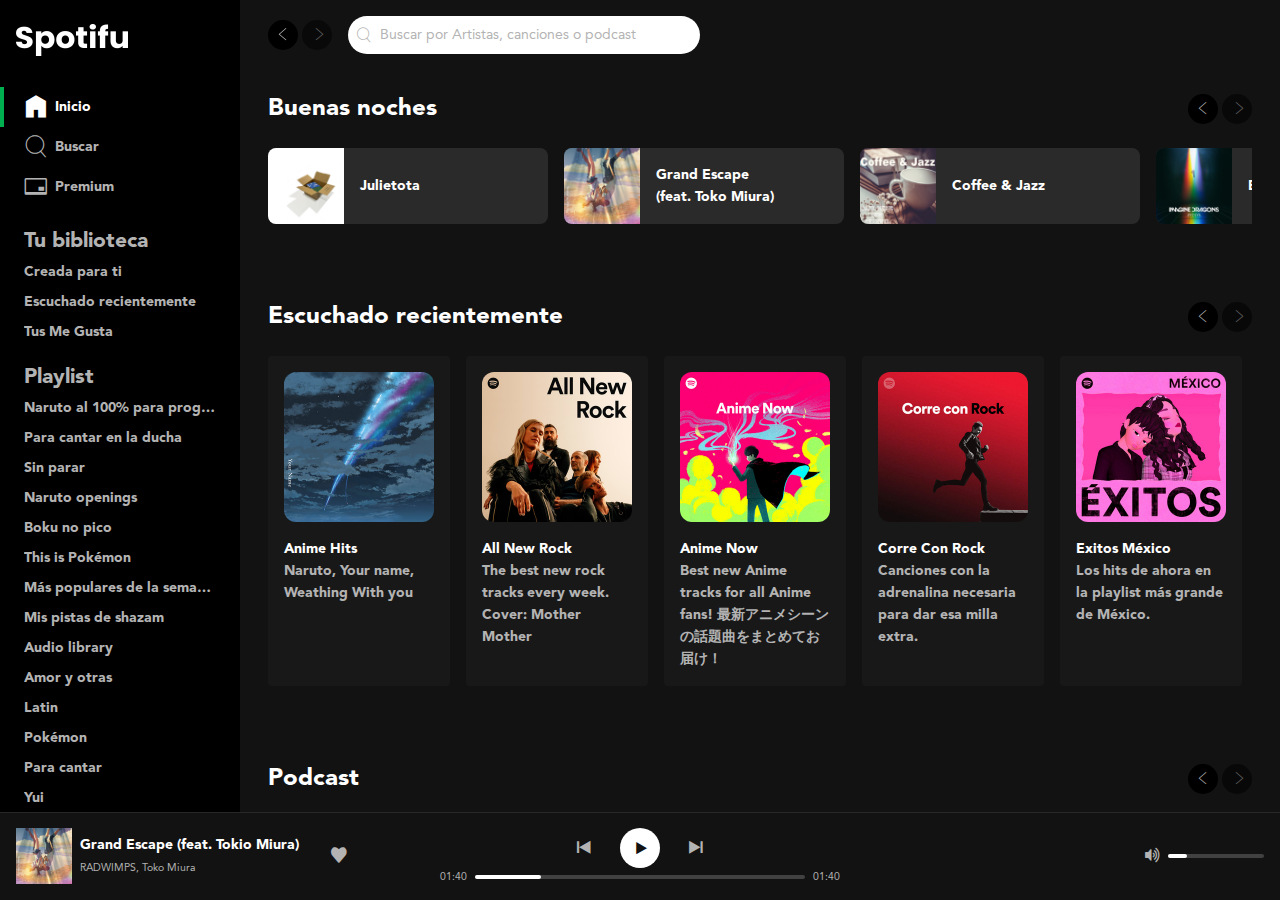
<file: index.html>
<!DOCTYPE html>
<html lang="en">
<head>
  <meta charset="UTF-8">
  <meta http-equiv="X-UA-Compatible" content="IE=edge">
  <meta name="viewport" content="width=device-width, initial-scale=1.0">
  <link rel="stylesheet" href="./Spotifu-base/css/index.css">
  <title>Spotifu</title>
  <meta property="og:title" content="Spotifu" />
  <meta property="og:type" content="website" />
  <meta property="og:description" content="Pagina de la practica de spotifu" />
  <meta property="og:url" content="https://nekurm88.github.io/Spotifu/" />
  <meta property="og:image" content="https://d1ngjctyujvjjy.cloudfront.net/projects/thumbs/2161f6a0-d2ac-4b05-9c43-fff8dbb6854b/Thumbnail-Spotifu.jpg"/>
  <link rel="apple-touch-icon" sizes="57x57" href="./Spotifu-base/favicon/apple-icon-57x57.png">
  <link rel="apple-touch-icon" sizes="60x60" href="./Spotifu-base/favicon/apple-icon-60x60.png">
  <link rel="apple-touch-icon" sizes="72x72" href="./Spotifu-base/favicon/apple-icon-72x72.png">
  <link rel="apple-touch-icon" sizes="76x76" href="./Spotifu-base/favicon/apple-icon-76x76.png">
  <link rel="apple-touch-icon" sizes="114x114" href="./Spotifu-base/favicon/apple-icon-114x114.png">
  <link rel="apple-touch-icon" sizes="120x120" href="./Spotifu-base/favicon/apple-icon-120x120.png">
  <link rel="apple-touch-icon" sizes="144x144" href="./Spotifu-base/favicon/apple-icon-144x144.png">
  <link rel="apple-touch-icon" sizes="152x152" href="./Spotifu-base/favicon/apple-icon-152x152.png">
  <link rel="apple-touch-icon" sizes="180x180" href="./Spotifu-base/favicon/apple-icon-180x180.png">
  <link rel="icon" type="image/png" sizes="192x192"  href="./Spotifu-base/favicon/android-icon-192x192.png">
  <link rel="icon" type="image/png" sizes="32x32" href="./Spotifu-base/favicon/favicon-32x32.png">
  <link rel="icon" type="image/png" sizes="96x96" href="./Spotifu-base/favicon/favicon-96x96.png">
  <link rel="icon" type="image/png" sizes="16x16" href="./Spotifu-base/favicon/favicon-16x16.png">
  <link rel="manifest" href="./Spotifu-base/favicon/manifest.json">
  <meta name="msapplication-TileColor" content="#ffffff">
  <meta name="msapplication-TileImage" content="/ms-icon-144x144.png">
<meta name="theme-color" content="#ffffff"> 
</head>

<body class="body">
  <div class="layout">
    <div class="layout-block">
      <div class="layout-sidebar">
        <div class="sidebar">
          <header class="logo">
           <a href="/" aria-current="page">
             <img src="./Spotifu-base/images/spotifu-logo.png" class="logo-image" width="112" height="32" alt="Logo de Spotifu">
           </a>
         </header>
         <nav class="menu" aria-label="Principal">
           <ul class="menu-list">
             <li class="menuItem is-active">
               <a href="/" class="link" aria-current="page">
                 <i class="icon-home" aria-hidden="true"></i>
                 <span>Inicio</span>
               </a>
             </li>
             <li class="menuItem">
               <a href="/" class="link" aria-current="page">
                 <i class="icon-search" aria-hidden="true"></i>
                 <span>Buscar</span>
               </a>
             </li>
             <li class="menuItem">
               <a href="/" class="link" aria-current="page">
                 <i class="icon-creditCard" aria-hidden="true"></i>
                 <span>Premium</span>
               </a>
             </li>
           </ul>
         </nav>
         <nav class="list" aria-labelledby="library-navigation">
             <h2 class="list-title" id="library-navigation">Tu biblioteca</h2>
           <ul class="list-content">
             <li class="list-item">
               <span class="ellipsis">
                 <a href="#" class="link">Creada para ti</a>
               </span>
             </li>
             <li class="list-item">
               <span class="ellipsis">
                 <a href="#" class="link">Escuchado recientemente</a>
               </span>
             </li>
            <li class="list-item">
             <span class="ellipsis">
               <a href="#" class="link">Tus Me Gusta</a>
             </span>
            </li>
           </ul>
         </nav>
         <nav class="list" aria-labelledby="playlist-navigation">
           <h2 class="list-title" id="playlist-navigation">Playlist</h2>
          <ul class="list-content">
           <li class="list-item">
             <span class="ellipsis">
               <a href="#" class="link">Naruto al 100% para programar</a>
             </span>
           </li>
           <li class="list-item">
             <span class="ellipsis">
               <a href="#" class="link">Para cantar en la ducha</a>
             </span>
           </li>
             <li class="list-item">
               <span class="ellipsis">
                 <a href="#" class="link">Sin parar</a>
               </span>
             </li>
            <li class="list-item">
             <span class="ellipsis">
               <a href="#" class="link">Naruto openings</a>
             </span>
            </li>
           <li class="list-item">
             <span class="ellipsis">
               <a href="#" class="link">Boku no pico</a>
             </span>
           </li>
           <li class="list-item">
             <span class="ellipsis">
               <a href="#" class="link">This is Pokémon</a>
             </span>
           </li>
           <li class="list-item">
             <span class="ellipsis">
               <a href="#" class="link">Más populares de la semana para ti que eres una pro</a>
             </span>
           </li>
           <li class="list-item">
             <span class="ellipsis">
               <a href="#" class="link">Mis pistas de shazam</a>
             </span>
           </li>
           <li class="list-item">
             <span class="ellipsis">
               <a href="#" class="link">Audio library</a>
             </span>
           </li>
           <li class="list-item">
             <span class="ellipsis">
               <a href="#" class="link">Amor y otras</a>
             </span>
           </li>
           <li class="list-item">
             <span class="ellipsis">
               <a href="#" class="link">Latin</a>
             </span>
           </li>
           <li class="list-item">
             <span class="ellipsis">
               <a href="#" class="link">Pokémon</a>
             </span>
           </li>
           <li class="list-item">
             <span class="ellipsis">
               <a href="#" class="link">Para cantar</a>
             </span>
           </li>
           <li class="list-item">
             <span class="ellipsis">
               <a href="#" class="link">Yui</a>
             </span>
           </li>
          </ul>
         </nav>
       </div>
      </div>
      <div class="layout-main">
        <div class="page">
          <div class="sticky">
          <div class="page-block">
              <header class="header" aria-label="Barra superior y menu del usuario">
                <div class="navigation">
                  <button class="navigation-prev" aria-label="Volver" title="Volver">
                    <i class="icon-arrowLeft" aria-hidden="true"></i>
                  </button>
                  <button class="navigation-next" disabled aria-label="Avanzar" title="Avanzar">
                    <i class="icon-arrowRight" aria-hidden="true"></i>
                  </button>
                </div>
                <form class="search" action="" role="search" aria-label="Buscar por Artistas, canciones o podcast">
                  <i class="icon-search"aria-hidden="true"></i>
                  <input  type="search" placeholder="Buscar por Artistas, canciones o podcast">
                </form>
              </header>
            </div>
          </div>
        
          <main class="page-block">
            <section class="playlistList" aria-labelledby="region1">
              <div class="playlistList-top">
                <h2 class="playlistList-title" id="region1">
                  Buenas noches
                </h2>
                <div class="navigation">
                  <button class="navigation-prev" aria-label="Volver" title="Volver">
                    <i class="icon-arrowLeft" aria-hidden="true"></i>
                  </button>
                  <button class="navigation-next" disabled aria-label="Avanzar" title="Avanzar">
                    <i class="icon-arrowRight" aria-hidden="true"></i>
                  </button>
                </div>
              </div>
              <div class="playlistList-container">
                <div class="playlistB">
                  <div class="playlistB-cover">
                    <img src="./Spotifu-base/images/julietota-latin.png" width="76" height="76" alt="Cover de la cancion julietota latin">
                  </div>
                  <div class="playlistB-details">
                    <h3 class="playlistB-title">Julietota</h3>
                    <div class="playlistB-control">
                      <button class="buttonIcon is-primary" title="Reproducir la lista de reproduccion Julietota" aria-label="Reproducir la lista de reproduccion Julietota">
                        <i class="icon-play" aria-hidden="true"></i>
                      </button>
                    </div>
                  </div>
                </div>
                <div class="playlistB">
                  <div class="playlistB-cover">
                    <img src="./Spotifu-base/images/grand-escape.png" width="76" height="76" alt="Cover de la playlist grand escape">
                  </div>
                  <div class="playlistB-details">
                    <h3 class="playlistB-title">Grand Escape (feat. Toko Miura)</h3>
                    <div class="playlistB-control">
                      <button class="buttonIcon is-primary" title="Reproducir la lista de reproduccion Grand Escape" aria-label="Reproducir la lista de reproduccion Grand Escape">
                        <i class="icon-play" aria-hidden="true"></i>
                      </button>
                    </div>
                  </div>
                </div>
                <div class="playlistB">
                  <div class="playlistB-cover">
                    <img src="./Spotifu-base/images/coffee-jazz.png" width="76" height="76" alt="Cover de la cancion coffee jazz">
                  </div>
                  <div class="playlistB-details">
                    <h3 class="playlistB-title">Coffee & Jazz</h3>
                    <div class="playlistB-control">
                      <button class="buttonIcon is-primary" title="Reproducir la lista de reproduccion Coffee & Jazz" aria-label="Reproducir la lista de reproduccion Coffee & Jazz">
                        <i class="icon-play" aria-hidden="true"></i>
                      </button>
                    </div>
                  </div>
                </div>
                <div class="playlistB">
                  <div class="playlistB-cover">
                    <img src="./Spotifu-base/images/believer.png" width="76" height="76" alt="Cover de la cancion believer">
                  </div>
                  <div class="playlistB-details">
                    <h3 class="playlistB-title">Believer</h3>
                    <div class="playlistB-control">
                      <button class="buttonIcon is-primary" title="Reproducir la lista de reproduccion Believer" aria-label="Reproducir la lista de reproduccion Believer">
                        <i class="icon-play" aria-hidden="true"></i>
                      </button>
                    </div>
                  </div>
                </div>
                <div class="playlistB">
                  <div class="playlistB-cover">
                    <img src="./Spotifu-base/images/cereus-bright.png" width="76" height="76" alt="Cover de la cancion cereus-bright">
                  </div>
                  <div class="playlistB-details">
                    <h3 class="playlistB-title">Stella cereus bright</h3>
                    <div class="playlistB-control">
                      <button class="buttonIcon is-primary" title="Reproducir la lista de reproduccion Stella cereus" aria-label="Reproducir la lista de reproduccion Stella cereus">
                        <i class="icon-play" aria-hidden="true"></i>
                      </button>
                    </div>
                  </div>
                </div>
                <div class="playlistB">
                  <div class="playlistB-cover">
                    <img src="./Spotifu-base/images/dont-stop.png" width="76" height="76" alt="Cover de la playlist dont stop me now">
                  </div>
                  <div class="playlistB-details">
                    <h3 class="playlistB-title">Dont stop me now Queen</h3>
                    <div class="playlistB-control">
                      <button class="buttonIcon is-primary" title="Reproducir la lista de reproduccion Queen" aria-label="Reproducir la lista de reproduccion Queen">
                        <i class="icon-play" aria-hidden="true"></i>
                      </button>
                    </div>
                  </div>
                </div>
                <div class="playlistB">
                  <div class="playlistB-cover">
                    <img src="./Spotifu-base/images/fire-and-flames.png" width="76" height="76" alt="Cover de la cancion through fire and flames">
                  </div>
                  <div class="playlistB-details">
                    <h3 class="playlistB-title">Through the Fire and Flames</h3>
                    <div class="playlistB-control">
                      <button class="buttonIcon is-primary" title="Reproducir la lista de reproduccion Dragonforce" aria-label="Reproducir la lista de reproduccion Dragonforce">
                        <i class="icon-play" aria-hidden="true"></i>
                      </button>
                    </div>
                  </div>
                </div>
                <div class="playlistB">
                  <div class="playlistB-cover">
                    <img src="./Spotifu-base/images/img-2.jpg" width="76" height="76" alt="Cover de la cancion de demon slayer">
                  </div>
                  <div class="playlistB-details">
                    <h3 class="playlistB-title">Kimetsu no Yaiba opening</h3>
                    <div class="playlistB-control">
                      <button class="buttonIcon is-primary" title="Reproducir la lista de reproduccion Demonslayer" aria-label="Reproducir la lista de reproduccion Demonslayer">
                        <i class="icon-play" aria-hidden="true"></i>
                      </button>
                    </div>
                  </div>
                </div>
                <div class="playlistB">
                  <div class="playlistB-cover">
                    <img src="./Spotifu-base/images/trasure-palace.png" width="76" height="76" alt="Cover de la cancion treasure palace">
                  </div>
                  <div class="playlistB-details">
                    <h3 class="playlistB-title">Treasure palace GRAN RODEO</h3>
                    <div class="playlistB-control">
                      <button class="buttonIcon is-primary" title="Reproducir la lista de reproduccion GRAN RODEO" aria-label="Reproducir la lista de reproduccion GRAN RODEO">
                        <i class="icon-play" aria-hidden="true"></i>
                      </button>
                    </div>
                  </div>
                </div>
              </div>
            </section>
          
            <section class="playlistList" aria-labelledby="region2">
              <div class="playlistList-top">
                <h2 class="playlistList-title" id="region2">
                 Escuchado recientemente
                </h2>
                <body class="body">
                  <div class="navigation">
                    <button class="navigation-prev" aria-label="Volver" title="Volver">
                      <i class="icon-arrowLeft" aria-hidden="true"></i>
                    </button>
                    <button class="navigation-next" disabled aria-label="Avanzar" title="Avanzar">
                      <i class="icon-arrowRight" aria-hidden="true"></i>
                    </button>
                  </div>
          
              </div>
              <div class="playlistList-container">
                <div class="playlistA">
                  <div class="playlistA-cover">
                    <img src="./Spotifu-base/images/anime-hits.png" width="150" height="150" alt="Cover de la playlist Anime Hits">
                    <button class="buttonIcon is-primary" aria-label="Reproducir" title="Reproducir">
                      <i class="icon-play" aria-hidden="true"></i>
                    </button>
                  </div>
                  <h3 class="playlistA-title">Anime Hits</h3>
                  <h4 class="playlistA-description">Naruto, Your name, Weathing With you</h4>
                </div>
                <div class="playlistA">
                  <div class="playlistA-cover">
                    <img src="./Spotifu-base/images/all-new-rock.png" width="150" height="150" alt="Cover de la playlist All-New-Rock">
                    <button class="buttonIcon is-primary" aria-label="Reproducir" title="Reproducir">
                      <i class="icon-play" aria-hidden="true"></i>
                    </button>
                  </div>
                  <h3 class="playlistA-title">All New Rock</h3>
                  <h4 class="playlistA-description">The best new rock tracks every week. Cover: Mother Mother</h4>
                </div>
                <div class="playlistA">
                  <div class="playlistA-cover">
                    <img src="./Spotifu-base/images/anime-now.png" width="150" height="150" alt="Cover de la playlist Anime Now">
                    <button class="buttonIcon is-primary" aria-label="Reproducir" title="Reproducir">
                      <i class="icon-play" aria-hidden="true"></i>
                    </button>
                  </div>
                  <h3 class="playlistA-title">Anime Now</h3>
                  <h4 class="playlistA-description">Best new Anime tracks for all Anime fans! 最新アニメシーンの話題曲をまとめてお届け！</h4>
                </div>
                <div class="playlistA">
                  <div class="playlistA-cover">
                    <img src="./Spotifu-base/images/corre-con-rock.png" width="150" height="150" alt="Cover de la playlist Corre con rock">
                    <button class="buttonIcon is-primary" aria-label="Reproducir" title="Reproducir">
                      <i class="icon-play" aria-hidden="true"></i>
                    </button>
                  </div>
                  <h3 class="playlistA-title">Corre Con Rock</h3>
                  <h4 class="playlistA-description">Canciones con la adrenalina necesaria para dar esa milla extra.</h4>
                </div>
                <div class="playlistA">
                  <div class="playlistA-cover">
                    <img src="./Spotifu-base/images/exitos-mexico.png" width="150" height="150" alt="Cover de la playlist Exitos Mexico">
                    <button class="buttonIcon is-primary" aria-label="Reproducir" title="Reproducir">
                      <i class="icon-play" aria-hidden="true"></i>
                    </button>
                  </div>
                  <h3 class="playlistA-title">Exitos México</h3>
                  <h4 class="playlistA-description">Los hits de ahora en la playlist más grande de México.</h4>
                </div>
                <div class="playlistA">
                  <div class="playlistA-cover">
                    <img src="./Spotifu-base/images/good-people.png" width="150" height="150" alt="Cover de la playlist Good People">
                    <button class="buttonIcon is-primary" aria-label="Reproducir" title="Reproducir">
                      <i class="icon-play" aria-hidden="true"></i>
                    </button>
                  </div>
                  <h3 class="playlistA-title">Good People</h3>
                  <h4 class="playlistA-description">Great songs from great people. Enjoy music from artists you can believe in!</h4>
                </div>
                <div class="playlistA">
                  <div class="playlistA-cover">
                    <img src="./Spotifu-base/images/capsula-tiempo.png" width="150" height="150" alt="Cover de la playlist Capsula del tiempo">
                    <button class="buttonIcon is-primary" aria-label="Reproducir" title="Reproducir">
                      <i class="icon-play" aria-hidden="true"></i>
                    </button>
                  </div>
                  <h3 class="playlistA-title">Cápsula del Tiempo</h3>
                  <h4 class="playlistA-description">Creamos una playlist personalizada para que viajes en el tiempo con canciones.</h4>
                </div>
                <div class="playlistA">
                  <div class="playlistA-cover">
                    <img src="./Spotifu-base/images/happy-beats.png" width="150" height="150" alt="Cover de la playlist Happy Beats">
                    <button class="buttonIcon is-primary" aria-label="Reproducir" title="Reproducir">
                      <i class="icon-play" aria-hidden="true"></i>
                    </button>
                  </div>
                  <h3 class="playlistA-title">Happy Beats</h3>
                  <h4 class="playlistA-description">Feel good! dance music</h4>
                </div>
                <div class="playlistA">
                  <div class="playlistA-cover">
                    <img src="./Spotifu-base/images/himnos-de-estadio.png" width="150" height="150" alt="Cover de la playlist Himnos de Estadio">
                    <button class="buttonIcon is-primary" aria-label="Reproducir" title="Reproducir">
                      <i class="icon-play" aria-hidden="true"></i>
                    </button>
                  </div>
                  <h3 class="playlistA-title">Himnos de Estadio</h3>
                  <h4 class="playlistA-description">Nadie puede quedarse callado cuando estos clásicos suenan en la tribuna.</h4>
                </div>
              </div>
            </section>
            <section class="playlistList" aria-labelledby="region3">
              <div class="playlistList-top">
                <h2 class="playlistList-title" id="region3">
                 Podcast
                </h2>
                <body class="body">
                  <div class="navigation">
                    <button class="navigation-prev" aria-label="Volver" title="Volver">
                      <i class="icon-arrowLeft" aria-hidden="true"></i>
                    </button>
                    <button class="navigation-next" disabled aria-label="Avanzar" title="Avanzar">
                      <i class="icon-arrowRight" aria-hidden="true"></i>
                    </button>
                  </div>
          
              </div>
              <div class="playlistList-container">
                <div class="playlistA">
                  <div class="playlistA-cover">
                    <img src="./Spotifu-base/images/anime-hits.png" width="150" height="150" alt="Cover de la playlist Anime Hits">
                    <button class="buttonIcon is-primary" aria-label="Reproducir" title="Reproducir">
                      <i class="icon-play" aria-hidden="true"></i>
                    </button>
                  </div>
                  <h3 class="playlistA-title">Anime Hits</h3>
                  <h4 class="playlistA-description">Naruto, Your name, Weathing With you</h4>
                </div>
                <div class="playlistA">
                  <div class="playlistA-cover">
                    <img src="./Spotifu-base/images/all-new-rock.png" width="150" height="150" alt="Cover de la playlist All-New-Rock">
                    <button class="buttonIcon is-primary" aria-label="Reproducir" title="Reproducir">
                      <i class="icon-play" aria-hidden="true"></i>
                    </button>
                  </div>
                  <h3 class="playlistA-title">All New Rock</h3>
                  <h4 class="playlistA-description">The best new rock tracks every week. Cover: Mother Mother</h4>
                </div>
                <div class="playlistA">
                  <div class="playlistA-cover">
                    <img src="./Spotifu-base/images/anime-now.png" width="150" height="150" alt="Cover de la playlist Anime Now">
                    <button class="buttonIcon is-primary" aria-label="Reproducir" title="Reproducir">
                      <i class="icon-play" aria-hidden="true"></i>
                    </button>
                  </div>
                  <h3 class="playlistA-title">Anime Now</h3>
                  <h4 class="playlistA-description">Best new Anime tracks for all Anime fans! 最新アニメシーンの話題曲をまとめてお届け！</h4>
                </div>
                <div class="playlistA">
                  <div class="playlistA-cover">
                    <img src="./Spotifu-base/images/corre-con-rock.png" width="150" height="150" alt="Cover de la playlist Corre con rock">
                    <button class="buttonIcon is-primary" aria-label="Reproducir" title="Reproducir">
                      <i class="icon-play" aria-hidden="true"></i>
                    </button>
                  </div>
                  <h3 class="playlistA-title">Corre Con Rock</h3>
                  <h4 class="playlistA-description">Canciones con la adrenalina necesaria para dar esa milla extra.</h4>
                </div>
                <div class="playlistA">
                  <div class="playlistA-cover">
                    <img src="./Spotifu-base/images/exitos-mexico.png" width="150" height="150" alt="Cover de la playlist Exitos Mexico">
                    <button class="buttonIcon is-primary" aria-label="Reproducir" title="Reproducir">
                      <i class="icon-play" aria-hidden="true"></i>
                    </button>
                  </div>
                  <h3 class="playlistA-title">Exitos México</h3>
                  <h4 class="playlistA-description">Los hits de ahora en la playlist más grande de México.</h4>
                </div>
                <div class="playlistA">
                  <div class="playlistA-cover">
                    <img src="./Spotifu-base/images/good-people.png" width="150" height="150" alt="Cover de la playlist Good People">
                    <button class="buttonIcon is-primary" aria-label="Reproducir" title="Reproducir">
                      <i class="icon-play" aria-hidden="true"></i>
                    </button>
                  </div>
                  <h3 class="playlistA-title">Good People</h3>
                  <h4 class="playlistA-description">Great songs from great people. Enjoy music from artists you can believe in!</h4>
                </div>
                <div class="playlistA">
                  <div class="playlistA-cover">
                    <img src="./Spotifu-base/images/capsula-tiempo.png" width="150" height="150" alt="Cover de la playlist Capsula del tiempo">
                    <button class="buttonIcon is-primary" aria-label="Reproducir" title="Reproducir">
                      <i class="icon-play" aria-hidden="true"></i>
                    </button>
                  </div>
                  <h3 class="playlistA-title">Cápsula del Tiempo</h3>
                  <h4 class="playlistA-description">Creamos una playlist personalizada para que viajes en el tiempo con canciones.</h4>
                </div>
                <div class="playlistA">
                  <div class="playlistA-cover">
                    <img src="./Spotifu-base/images/happy-beats.png" width="150" height="150" alt="Cover de la playlist Happy Beats">
                    <button class="buttonIcon is-primary" aria-label="Reproducir" title="Reproducir">
                      <i class="icon-play" aria-hidden="true"></i>
                    </button>
                  </div>
                  <h3 class="playlistA-title">Happy Beats</h3>
                  <h4 class="playlistA-description">Feel good! dance music</h4>
                </div>
                <div class="playlistA">
                  <div class="playlistA-cover">
                    <img src="./Spotifu-base/images/himnos-de-estadio.png" width="150" height="150" alt="Cover de la playlist Himnos de Estadio">
                    <button class="buttonIcon is-primary" aria-label="Reproducir" title="Reproducir">
                      <i class="icon-play" aria-hidden="true"></i>
                    </button>
                  </div>
                  <h3 class="playlistA-title">Himnos de Estadio</h3>
                  <h4 class="playlistA-description">Nadie puede quedarse callado cuando estos clásicos suenan en la tribuna.</h4>
                </div>
              </div>
            </section>
            <section class="playlistList" aria-labelledby="region4">
              <div class="playlistList-top">
                <h2 class="playlistList-title" id="region4">
                 Lo mejor de lo mejor
                </h2>
                <body class="body">
                  <div class="navigation">
                    <button class="navigation-prev" aria-label="Volver" title="Volver">
                      <i class="icon-arrowLeft" aria-hidden="true"></i>
                    </button>
                    <button class="navigation-next" disabled aria-label="Avanzar" title="Avanzar">
                      <i class="icon-arrowRight" aria-hidden="true"></i>
                    </button>
                  </div>
          
              </div>
              <div class="playlistList-container">
                <div class="playlistA">
                  <div class="playlistA-cover">
                    <img src="./Spotifu-base/images/anime-hits.png" width="150" height="150" alt="Cover de la playlist Anime Hits">
                    <button class="buttonIcon is-primary" aria-label="Reproducir" title="Reproducir">
                      <i class="icon-play" aria-hidden="true"></i>
                    </button>
                  </div>
                  <h3 class="playlistA-title">Anime Hits</h3>
                  <h4 class="playlistA-description">Naruto, Your name, Weathing With you</h4>
                </div>
                <div class="playlistA">
                  <div class="playlistA-cover">
                    <img src="./Spotifu-base/images/all-new-rock.png" width="150" height="150" alt="Cover de la playlist All-New-Rock">
                    <button class="buttonIcon is-primary" aria-label="Reproducir" title="Reproducir">
                      <i class="icon-play" aria-hidden="true"></i>
                    </button>
                  </div>
                  <h3 class="playlistA-title">All New Rock</h3>
                  <h4 class="playlistA-description">The best new rock tracks every week. Cover: Mother Mother</h4>
                </div>
                <div class="playlistA">
                  <div class="playlistA-cover">
                    <img src="./Spotifu-base/images/anime-now.png" width="150" height="150" alt="Cover de la playlist Anime Now">
                    <button class="buttonIcon is-primary" aria-label="Reproducir" title="Reproducir">
                      <i class="icon-play" aria-hidden="true"></i>
                    </button>
                  </div>
                  <h3 class="playlistA-title">Anime Now</h3>
                  <h4 class="playlistA-description">Best new Anime tracks for all Anime fans! 最新アニメシーンの話題曲をまとめてお届け！</h4>
                </div>
                <div class="playlistA">
                  <div class="playlistA-cover">
                    <img src="./Spotifu-base/images/corre-con-rock.png" width="150" height="150" alt="Cover de la playlist Corre con rock">
                    <button class="buttonIcon is-primary" aria-label="Reproducir" title="Reproducir">
                      <i class="icon-play" aria-hidden="true"></i>
                    </button>
                  </div>
                  <h3 class="playlistA-title">Corre Con Rock</h3>
                  <h4 class="playlistA-description">Canciones con la adrenalina necesaria para dar esa milla extra.</h4>
                </div>
                <div class="playlistA">
                  <div class="playlistA-cover">
                    <img src="./Spotifu-base/images/exitos-mexico.png" width="150" height="150" alt="Cover de la playlist Exitos Mexico">
                    <button class="buttonIcon is-primary" aria-label="Reproducir" title="Reproducir">
                      <i class="icon-play" aria-hidden="true"></i>
                    </button>
                  </div>
                  <h3 class="playlistA-title">Exitos México</h3>
                  <h4 class="playlistA-description">Los hits de ahora en la playlist más grande de México.</h4>
                </div>
                <div class="playlistA">
                  <div class="playlistA-cover">
                    <img src="./Spotifu-base/images/good-people.png" width="150" height="150" alt="Cover de la playlist Good People">
                    <button class="buttonIcon is-primary" aria-label="Reproducir" title="Reproducir">
                      <i class="icon-play" aria-hidden="true"></i>
                    </button>
                  </div>
                  <h3 class="playlistA-title">Good People</h3>
                  <h4 class="playlistA-description">Great songs from great people. Enjoy music from artists you can believe in!</h4>
                </div>
                <div class="playlistA">
                  <div class="playlistA-cover">
                    <img src="./Spotifu-base/images/capsula-tiempo.png" width="150" height="150" alt="Cover de la playlist Capsula del tiempo">
                    <button class="buttonIcon is-primary" aria-label="Reproducir" title="Reproducir">
                      <i class="icon-play" aria-hidden="true"></i>
                    </button>
                  </div>
                  <h3 class="playlistA-title">Cápsula del Tiempo</h3>
                  <h4 class="playlistA-description">Creamos una playlist personalizada para que viajes en el tiempo con canciones.</h4>
                </div>
                <div class="playlistA">
                  <div class="playlistA-cover">
                    <img src="./Spotifu-base/images/happy-beats.png" width="150" height="150" alt="Cover de la playlist Happy Beats">
                    <button class="buttonIcon is-primary" aria-label="Reproducir" title="Reproducir">
                      <i class="icon-play" aria-hidden="true"></i>
                    </button>
                  </div>
                  <h3 class="playlistA-title">Happy Beats</h3>
                  <h4 class="playlistA-description">Feel good! dance music</h4>
                </div>
                <div class="playlistA">
                  <div class="playlistA-cover">
                    <img src="./Spotifu-base/images/himnos-de-estadio.png" width="150" height="150" alt="Cover de la playlist Himnos de Estadio">
                    <button class="buttonIcon is-primary" aria-label="Reproducir" title="Reproducir">
                      <i class="icon-play" aria-hidden="true"></i>
                    </button>
                  </div>
                  <h3 class="playlistA-title">Himnos de Estadio</h3>
                  <h4 class="playlistA-description">Nadie puede quedarse callado cuando estos clásicos suenan en la tribuna.</h4>
                </div>
              </div>
            </section>
          </main>
        </div>
      </div>
    </div>
    
    <div class="layout-block">
      <footer class="layout-bottom">
        <div class="player">
          <div class="player-nowPlaying">
            <div class="nowPlaying">
              <div class="nowPlaying-cover">
                <img src="./Spotifu-base/images/grand-escape.png" title="Portada Grand Escape (feat. Tokio Miura), RADWIMPS, Toko Miura" alt="Portada Grand Escape (feat. Tokio Miura), RADWIMPS, Toko Miuras">
              </div>
             <div class="nowPlaying-details">
              <div class="nowPlaying-description">
                <a href="#song" class="nowPlaying-title">Grand Escape (feat. Tokio Miura)</a>
                <a href="#RADWIMPS" class="nowPlaying-artist">RADWIMPS, Toko Miura</a>
              </div>
              <div class="nowPlaying-actions">
                <button class="player-control" role="switch" aria-checked="false" aria-label="Guardar en tu biblioteca" title="Guardar en tu biblioteca" >
                  <i class="icon-heart" aria-hidden="true" ></i>
                </button>
              </div>
            </div>
           </div>
          </div>
          <div class="player-playerControls">
            <div class="playerControls">
            <div class="playerControls-buttons" aria-label="Controles de reproduccion">
              <button class="buttonIcon" aria-label="Anterior" title="Anterior">
                <i class="icon-prev" aria-hidden="true"></i>
               </button>
               <button class="buttonIcon is-white" aria-label="Reproducir" title="Reproducir">
                <i class="icon-play" aria-hidden="true"></i>
               </button>
               <button class="buttonIcon" aria-label="Siguiente" title="Siguiente">
                <i class="icon-next" aria-hidden="true"></i>
               </button>
            </div>
            <div class="playerPlayback">
              <span class="playerPlayback-progressTime">01:40</span>
              <div class="playerPlayback-slider">
                <div class="slider">
                  <div class="slider-progress">
                    <button class="slider-button" arial-label="Controlar el progreso de la reproduccion"></button>
                  </div>
                </div>
              </div>
              <span class="playerPlayback-progressTime">01:40</span>
            </div>
          </div> 
          </div>
          <div class="player-playerVolume">
            <div class="playerVolume">
            <button class="player-control" aria-label="Silenciar" aria-describedby="volumen-icon">
              <i class="icon-volumeUp" id="volumen-icon" role="presentation" aria-hidden="true" aria-label="Volumen alto"></i>
            </button>
            <div class="playerVolume-slider">
              <div class="slider">
                <div class="slider-progress">
                  <button class="slider-button" arial-label="Controlar el progreso de la reproduccion"></button>
                </div>
              </div>
            </div>
          </div>
          </div>
        </div>
      </footer>
    </div>
  </div>
    
</body>
</html>
</file>
<file: Spotifu-base/css/index.css>
@import './icons.css';
@import './fonts.css';
@import './body.css';
@import './link.css';
@import './button-icon.css';
@import './sidebar.css';
@import './ellipsis.css';
@import './player.css';
@import './layout.css';
@import './page.css';
@import './scrollbar.css';



:root { 
  font-size: 14px;
  --primary: #00b050; 
  --white: #ffffff; 
  --gray10: #b3b3b3; 
  --gray20: #737373; 
  --gray30: #282828; 
  --gray40: #181818; 
  --gray50: #121212; 
  --gray60: #000000; 
  --basefontFamily: Avenir, Helvetica, sans-serif;
  --headline1: bold 2rem/normal var(--basefontFamily); 
  --headline2: bold 1.5rem/1.75rem var(--basefontFamily); 
  --baseFont: normal 0.875rem/1.375rem var(--basefontFamily); 
  --baseFontBold: bold 0.875rem/1.375rem var(--basefontFamily); 
  --button: bold 0.875rem/1rem var(--basefontFamily); 
  --small: normal .75em/normal var(--basefontFamily); 
}

@media screen and (min-width: 768px) {
  :root {
    font-size: 16px;
  }
}

@media screen and (min-width: 1366px) {
  :root {
    font-size: 18px;
  }
}
</file>
